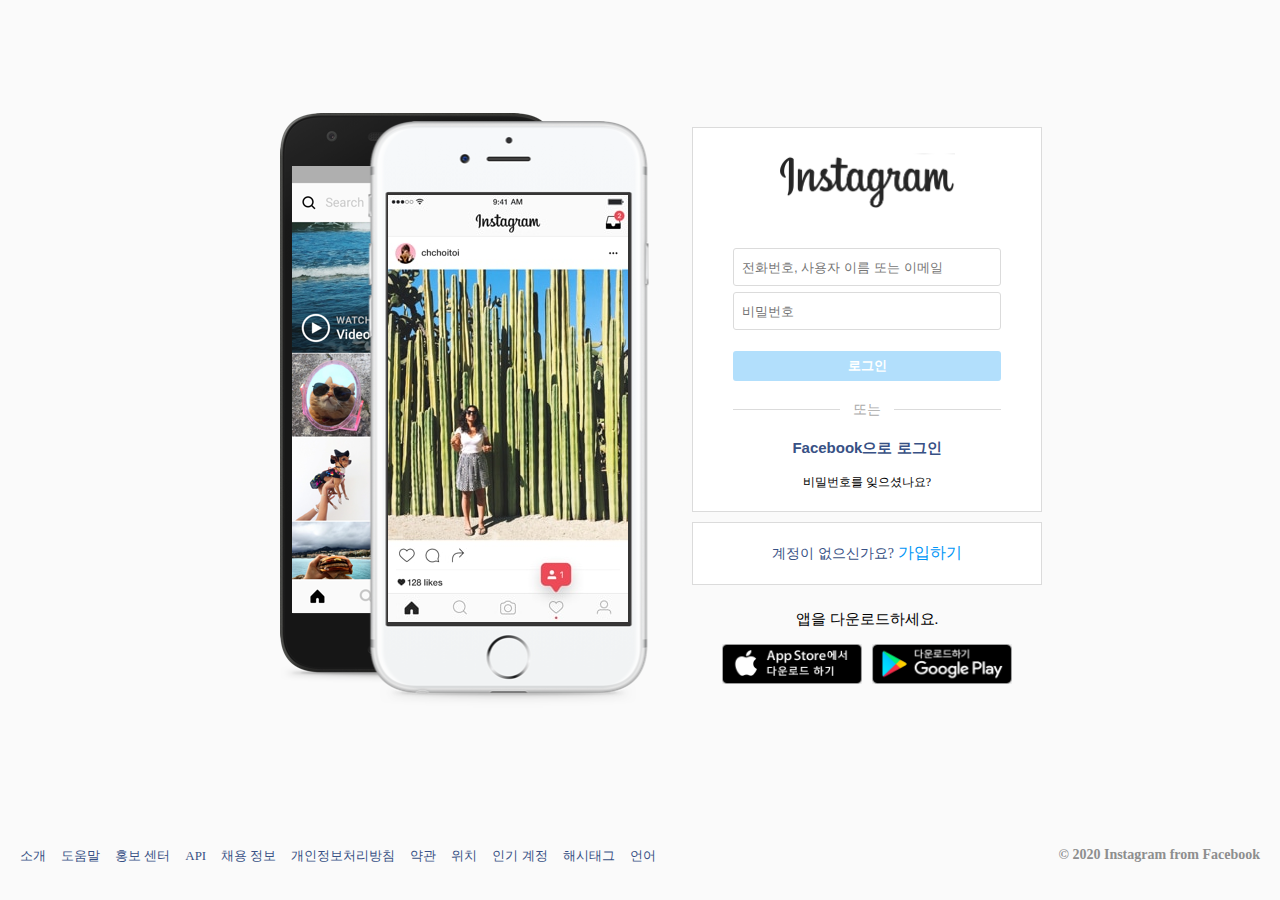
<file: index.html>
<!DOCTYPE html>
<html lang="ko">

<head>
    <meta charset="UTF-8">
    <meta name="viewport" content="width=device-width, initial-scale=1.0">
    <title>Instagram</title>
    <!-- Favicon -->
    <link rel="shortcut icon" href="images/insta.svg">
    <link rel="stylesheet" href="css/style.css">
    <link rel="stylesheet" href="https://pro.fontawesome.com/releases/v5.10.0/css/all.css"
        integrity="sha384-AYmEC3Yw5cVb3ZcuHtOA93w35dYTsvhLPVnYs9eStHfGJvOvKxVfELGroGkvsg+p" crossorigin="anonymous" />
</head>

<body>
    <div class="container">
        <main>
            <section class="login">
                <article class="login__img">
                    <img src="images/img01.jpg" alt="">
                </article>
                <article class="login__form__container">
                    <div class="login__form">
                        <h1><img src="images/logo.png" alt=""></h1>
                        <div class="login__input">
                            <input type="text" name="id" placeholder="전화번호, 사용자 이름 또는 이메일">
                            <input type="password" name="password" id="password" placeholder="비밀번호">
                            <button>로그인</button>
                        </div>
                        <div class="login__horizon">
                            <div class="br"></div>
                            <div class="or">또는</div>
                            <div class="br"></div>
                        </div>
                        <div class="login__facebook">
                            <button>
                                <i class="fab fa-facebook-square"></i>
                                <span>Facebook으로 로그인</span>
                            </button>
                        </div>
                        <a href="#" class="loin__forgetpassword">비밀번호를 잊으셨나요?</a>
                    </div>
                    <div class="login__register">
                        <span>계정이 없으신가요?</span>
                        <a href="./Sign.html">가입하기</a>
                    </div>
                    <div class="login__download">
                        <p>앱을 다운로드하세요.</p>
                        <div class="download__btn">
                            <button><img src="images/appstore.png" alt=""></button>
                            <button><img src="images/google.png" alt=""></button>
                        </div>
                    </div>
                </article>
            </section>
        </main>
        <footer>
            <nav class="footer__menu">
                <ul>
                    <li><a href="#">소개</a></li>
                    <li><a href="#">도움말</a></li>
                    <li><a href="#">홍보 센터</a></li>
                    <li><a href="#">API</a></li>
                    <li><a href="#">채용 정보</a></li>
                    <li><a href="#">개인정보처리방침</a></li>
                    <li><a href="#">약관</a></li>
                    <li><a href="#">위치</a></li>
                    <li><a href="#">인기 계정</a></li>
                    <li><a href="#">해시태그</a></li>
                    <li><span>언어</span></li>
                </ul>
            </nav>
            <span class="footer__copy">© 2020 Instagram from Facebook</span>
        </footer>
    </div>
</body>

</html>
</file>
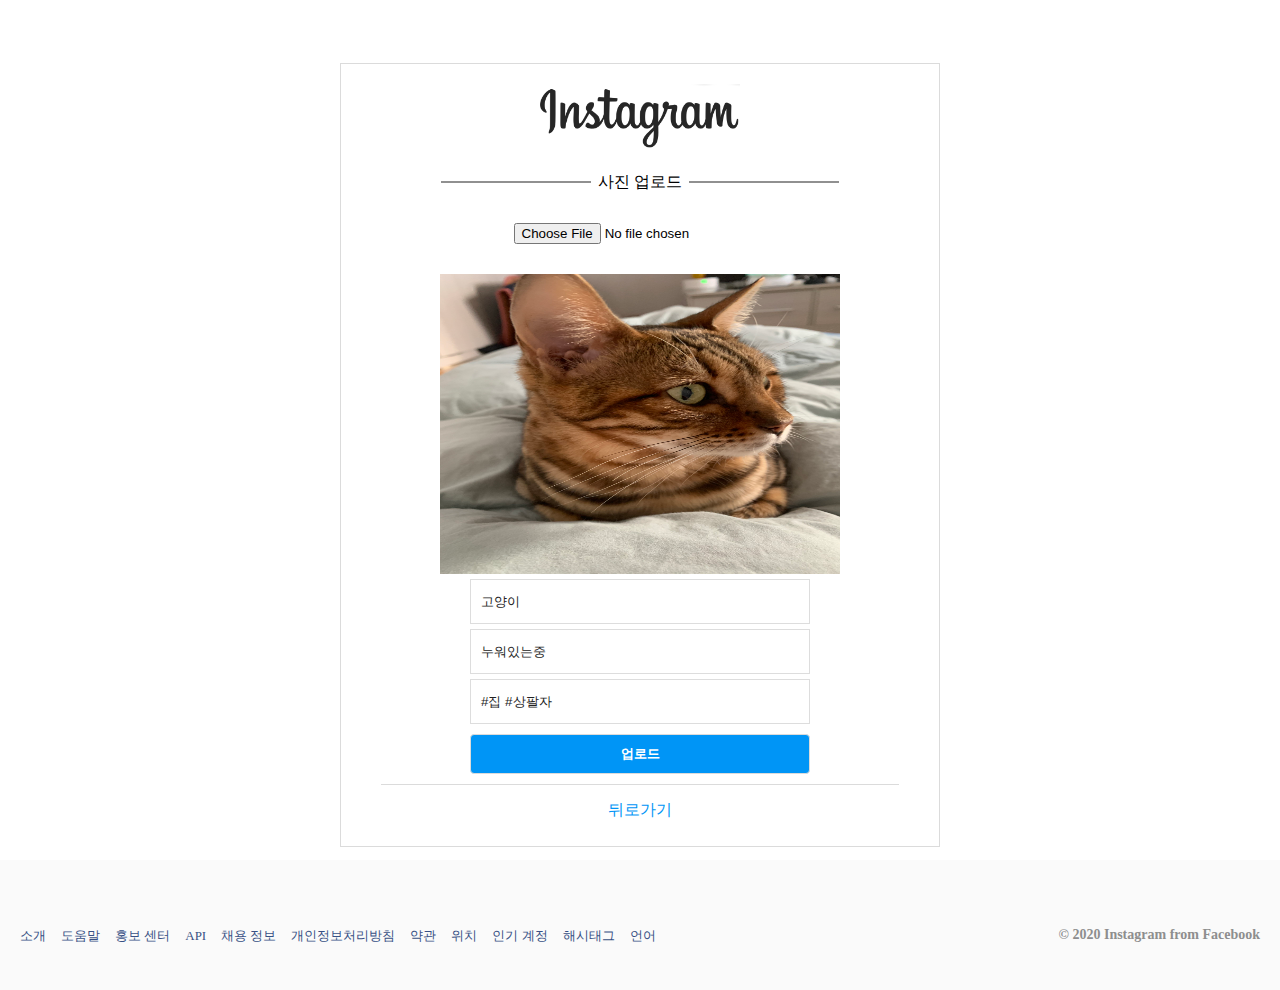
<file: imageUpload.html>
<!DOCTYPE html>
<html lang="ko">

<head>
    <meta charset="UTF-8">
    <meta name="viewport" content="width=device-width, initial-scale=1.0">
    <title>Instagram</title>
    <!-- Favicon -->
    <link rel="shortcut icon" href="images/insta.svg">
    <link rel="stylesheet" href="css/style.css">
    <link rel="stylesheet" href="css/upload.css">
    <link rel="stylesheet" href="https://pro.fontawesome.com/releases/v5.10.0/css/all.css"
        integrity="sha384-AYmEC3Yw5cVb3ZcuHtOA93w35dYTsvhLPVnYs9eStHfGJvOvKxVfELGroGkvsg+p" crossorigin="anonymous" />
</head>

<body>
    <div class="container">
        <main>
            <section class="upload">
                <div class="upload-top">
                    <a href="home.html" class="">
                        <img src="./images/logo.png" alt="">
                    </a>
                    <p>사진 업로드</p>
                </div>
                <div class="upload-form">
                    <input type="file" name="file" id="imageFileOpenInput" accept="image/*">
                    <div class="upload-img">
                        <img src="./images/profile.jpeg" alt="">
                    </div>
                    <div class="upload-form-detail">
                        <input type="text" placeholder="고양이">
                        <input type="text" placeholder="누워있는중">
                        <input type="text" placeholder="#집 #상팔자">
                        <button class="cta blue">업로드</button>
                    </div>
                </div>
                <div class="upload-bottom">
                    <a href="profile.html">뒤로가기</a>
                </div>
            </section>
        </main>
    </div>
    <footer>
        <nav class="footer__menu">
            <ul>
                <li><a href="#">소개</a></li>
                <li><a href="#">도움말</a></li>
                <li><a href="#">홍보 센터</a></li>
                <li><a href="#">API</a></li>
                <li><a href="#">채용 정보</a></li>
                <li><a href="#">개인정보처리방침</a></li>
                <li><a href="#">약관</a></li>
                <li><a href="#">위치</a></li>
                <li><a href="#">인기 계정</a></li>
                <li><a href="#">해시태그</a></li>
                <li><span>언어</span></li>
            </ul>
        </nav>
        <span class="footer__copy">© 2020 Instagram from Facebook</span>
    </footer>
</body>

</html>
</file>
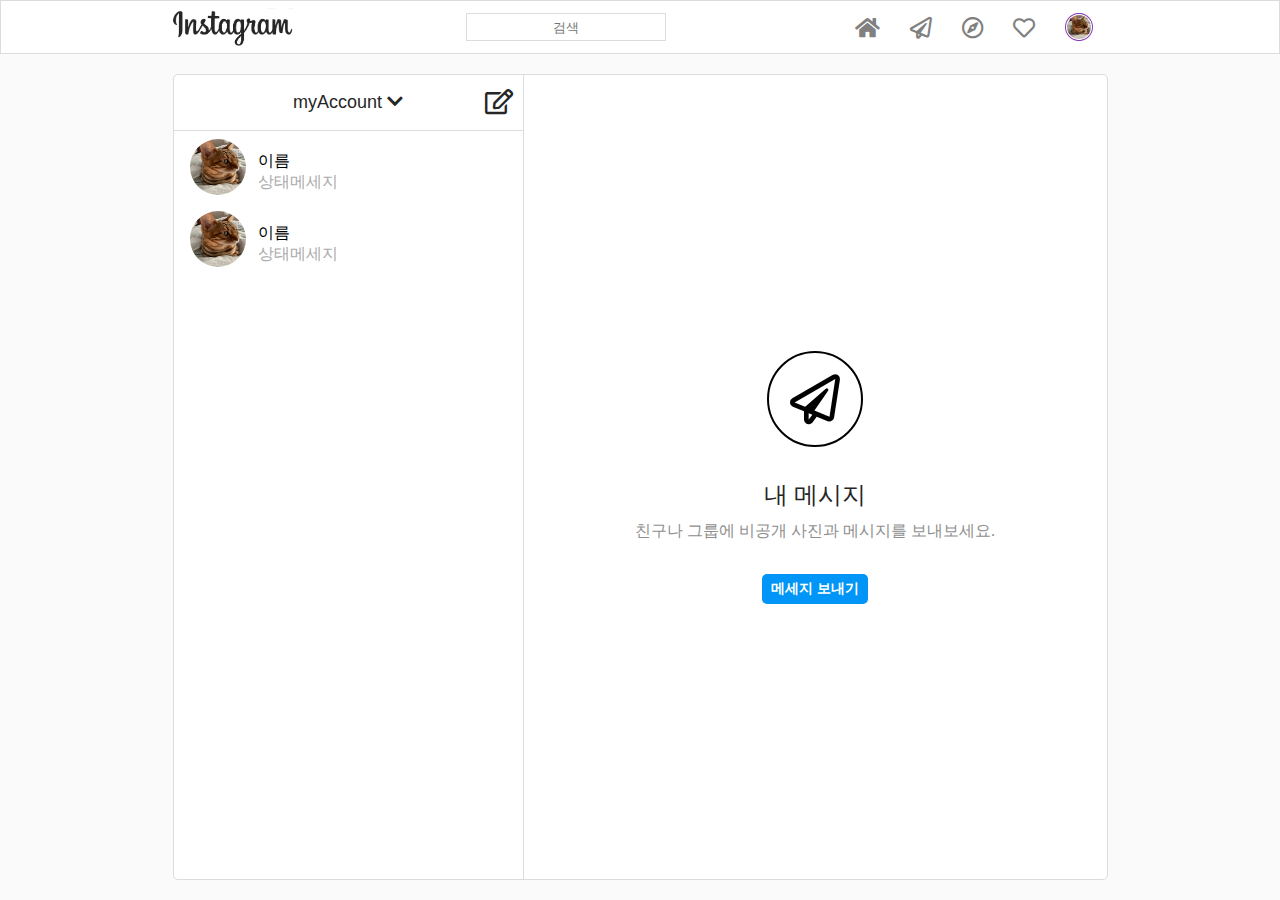
<file: message.html>
<!DOCTYPE html>
<html lang="en">

<head>
    <meta charset="UTF-8">
    <meta name="viewport" content="width=device-width, initial-scale=1.0">
    <title>Document</title>
    <!-- Favicon -->
    <link rel="shortcut icon" href="../img/insta.svg">
    <!-- Style -->
    <link rel="stylesheet" href="css/message.css">
    <!-- Fontawesome -->
    <link rel="stylesheet" href="https://cdnjs.cloudflare.com/ajax/libs/font-awesome/5.8.2/css/all.min.css" />

</head>

<body>
    <header class="header">
        <div class="container">
            <a href="index.html" class="logo"><img src="images/logo.png" alt=""></a>
            <div class="input-search">
                <input type="text" placeholder="검색">
            </div>
            <nav class="navi">
                <ul class="navi-list">
                    <li class="navi-item"><a href="home.html"><i class="fas fa-home"></i></a></li>
                    <li class="navi-item"><a href="message.html"><i class="far fa-paper-plane"></i></a></li>
                    <li class="navi-item"><a href="popular.html"><i class="far fa-compass"></i></a></li>
                    <li class="navi-item"><a href="" id="followBtn"><i class="far fa-heart"></i></a></li>
                    <li class="navi-item"><a href="profile.html"><span class="my-account"><img
                                    src="images/profile.jpeg"><svg viewbox="0 0 110 110">
                                    <circle cx="55" cy="55" r="53" />
                                </svg></span></a></li>
                </ul>
            </nav>
        </div>
    </header>
    <main class="main">
        <section class="message__container">
            <article class="message">
                <div class="message__friendlist">
                    <div class="my__id">
                        <div class="id__btn">
                            <button>myAccount <i class="fas fa-chevron-down"></i></button>
                        </div>
                        <div class="write__btn">
                            <button><i class="far fa-edit"></i></button>
                        </div>
                    </div>
                    <div class="friend__id">
                        <ul class="friend__id__list">
                            <li>
                                <div class="friend__profile"><img src="images/profile.jpeg" alt=""></div>
                                <div class="friend__state">
                                    <p>이름</p>
                                    <p>상태메세지</p>
                                </div>
                            </li>
                            <li>
                                <div class="friend__profile"><img src="images/profile.jpeg" alt=""></div>
                                <div class="friend__state">
                                    <p>이름</p>
                                    <p>상태메세지</p>
                                </div>
                            </li>
                        </ul>
                    </div>
                </div>
                <div class="message__view">
                    <div class="message__list">
                        <div class="start">
                            <div><i class="far fa-paper-plane"></i></div>
                            <h2>내 메시지</h2>
                            <p>친구나 그룹에 비공개 사진과 메시지를 보내보세요.</p>
                            <button>메세지 보내기</button>
                        </div>
                    </div>
                </div>
            </article>
        </section>
    </main>
    <div class="modal-heart">
        <div class="follow">
            <div class="follow__item">
                <div class="follow__img"><img src="images/profile.jpeg" alt=""></div>
                <div class="follow__text">
                    <h2>아이디</h2>
                    <p>님이 회원을 팔로우하기 시작했습니다. <span>2주</span></p>
                </div>
                <div class="follow__btn"><button>팔로우</button></div>
            </div>
            <div class="follow__item">
                <div class="follow__img"><img src="images/profile.jpeg" alt=""></div>
                <div class="follow__text">
                    <h2>아이디</h2>
                    <p>님이 회원을 팔로우하기 시작했습니다. <span>2주</span></p>
                </div>
                <div class="follow__btn"><button>팔로우</button></div>
            </div>
            <div class="follow__item">
                <div class="follow__img"><img src="images/profile.jpeg" alt=""></div>
                <div class="follow__text">
                    <h2>아이디</h2>
                    <p>님이 회원을 팔로우하기 시작했습니다. <span>2주</span></p>
                </div>
                <div class="follow__btn"><button>팔로우</button></div>
            </div>
            <div class="follow__item">
                <div class="follow__img"><img src="images/profile.jpeg" alt=""></div>
                <div class="follow__text">
                    <h2>아이디</h2>
                    <p>님이 회원을 팔로우하기 시작했습니다. <span>2주</span></p>
                </div>
                <div class="follow__btn"><button>팔로우</button></div>
            </div>
            <div class="follow__item">
                <div class="follow__img"><img src="images/profile.jpeg" alt=""></div>
                <div class="follow__text">
                    <h2>아이디</h2>
                    <p>님이 회원을 팔로우하기 시작했습니다. <span>2주</span></p>
                </div>
                <div class="follow__btn"><button>팔로우</button></div>
            </div>
        </div>
    </div>
    <script src="js/follow.js"></script>
</body>

</html>
</file>
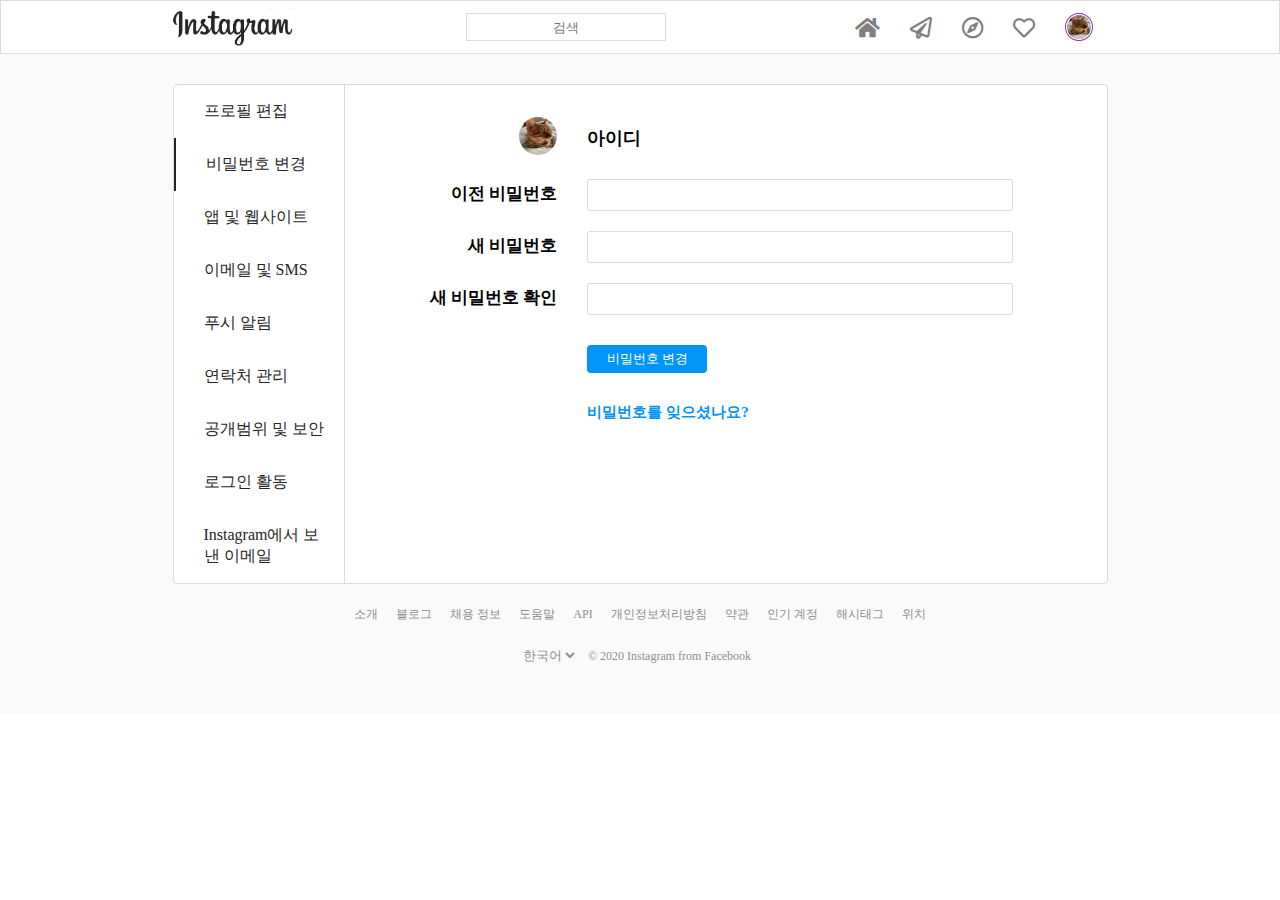
<file: passwordSetting.html>
<!DOCTYPE html>
<html lang="en">

<head>
    <meta charset="UTF-8">
    <meta name="viewport" content="width=device-width, initial-scale=1.0">
    <title>Document</title>
    <!-- Style -->
    <link rel="stylesheet" href="css/pass.css">
    <!-- Fontawesome -->
    <link rel="stylesheet" href="https://cdnjs.cloudflare.com/ajax/libs/font-awesome/5.8.2/css/all.min.css" />

</head>

<body>
    <header class="header">
        <div class="container">
            <a href="index.html" class="logo"><img src="images/logo.png" alt=""></a>
            <div class="input-search">
                <input type="text" placeholder="검색">
            </div>
            <nav class="navi">
                <ul class="navi-list">
                    <li class="navi-item"><a href="home.html"><i class="fas fa-home"></i></a></li>
                    <li class="navi-item"><a href="message.html"><i class="far fa-paper-plane"></i></a></li>
                    <li class="navi-item"><a href="popular.html"><i class="far fa-compass"></i></a></li>
                    <li class="navi-item"><a href="" id="followBtn"><i class="far fa-heart"></i></a></li>
                    <li class="navi-item"><a href="profile.html"><span class="my-account"><img
                                    src="images/profile.jpeg"><svg viewbox="0 0 110 110">
                                    <circle cx="55" cy="55" r="53" />
                                </svg></span></a></li>
                </ul>
            </nav>
        </div>
    </header>
    <main class="main">
        <section class="setting-container">
            <article class="setting__menu">
                <ul>
                    <li><a href="profileSetting.html">프로필 편집</a></li>
                    <li><a href="" class="active">비밀번호 변경</a></li>
                    <li><a href="">앱 및 웹사이트</a></li>
                    <li><a href="">이메일 및 SMS</a></li>
                    <li><a href="">푸시 알림</a></li>
                    <li><a href="">연락처 관리</a></li>
                    <li><a href="">공개범위 및 보안</a></li>
                    <li><a href="">로그인 활동</a></li>
                    <li><a href="">Instagram에서 보낸 이메일</a></li>
                </ul>
            </article>
            <article class="setting__content">
                <div class="content-item__01">
                    <div class="item__img"><img src="images/profile.jpeg" alt=""></div>
                    <div class="item__btn">
                        <h2>아이디</h2>
                    </div>
                </div>
                <div class="content-item__02">
                    <div class="item__title">이전 비밀번호</div>
                    <div class="item__input">
                        <input type="text" name="name" />
                    </div>
                </div>
                <div class="content-item__03">
                    <div class="item__title">새 비밀번호</div>
                    <div class="item__input">
                        <input type="text" name="useName" />
                    </div>
                </div>
                <div class="content-item__04">
                    <div class="item__title">새 비밀번호 확인</div>
                    <div class="item__input">
                        <input type="text" name="website" />
                    </div>
                </div>

                <div class="content-item__05">
                    <div class="item__title"></div>
                    <div class="item__input">
                        <button>비밀번호 변경</button><a href="">비밀번호를 잊으셨나요?</a>
                    </div>
                </div>
            </article>
        </section>
    </main>
    <footer>
        <div class="container">
            <ul>
                <li><a href="#a">소개</a></li>
                <li><a href="#a">블로그</a></li>
                <li><a href="#a">채용 정보</a></li>
                <li><a href="#a">도움말</a></li>
                <li><a href="#a">API</a></li>
                <li><a href="#a">개인정보처리방침</a></li>
                <li><a href="#a">약관</a></li>
                <li><a href="#a">인기 계정</a></li>
                <li><a href="#a">해시태그</a></li>
                <li><a href="#a">위치</a></li>
            </ul>
            <div class="copy">
                <select name="" id="">
                    <option value="">한국어</option>
                </select>
                <p>© 2020 Instagram from Facebook</p>
            </div>
        </div>
    </footer>
    <div class="modal-heart">
        <div class="follow">
            <div class="follow__item">
                <div class="follow__img"><img src="images/profile.jpeg" alt=""></div>
                <div class="follow__text">
                    <h2>아이디</h2>
                    <p>님이 회원을 팔로우하기 시작했습니다. <span>2주</span></p>
                </div>
                <div class="follow__btn"><button>팔로우</button></div>
            </div>
            <div class="follow__item">
                <div class="follow__img"><img src="images/profile.jpeg" alt=""></div>
                <div class="follow__text">
                    <h2>아이디</h2>
                    <p>님이 회원을 팔로우하기 시작했습니다. <span>2주</span></p>
                </div>
                <div class="follow__btn"><button>팔로우</button></div>
            </div>
            <div class="follow__item">
                <div class="follow__img"><img src="images/profile.jpeg" alt=""></div>
                <div class="follow__text">
                    <h2>아이디</h2>
                    <p>님이 회원을 팔로우하기 시작했습니다. <span>2주</span></p>
                </div>
                <div class="follow__btn"><button>팔로우</button></div>
            </div>
            <div class="follow__item">
                <div class="follow__img"><img src="images/profile.jpeg" alt=""></div>
                <div class="follow__text">
                    <h2>아이디</h2>
                    <p>님이 회원을 팔로우하기 시작했습니다. <span>2주</span></p>
                </div>
                <div class="follow__btn"><button>팔로우</button></div>
            </div>
            <div class="follow__item">
                <div class="follow__img"><img src="images/profile.jpeg" alt=""></div>
                <div class="follow__text">
                    <h2>아이디</h2>
                    <p>님이 회원을 팔로우하기 시작했습니다. <span>2주</span></p>
                </div>
                <div class="follow__btn"><button>팔로우</button></div>
            </div>
        </div>
    </div>
    <script src="js/follow.js"></script>
</body>

</html>
</file>
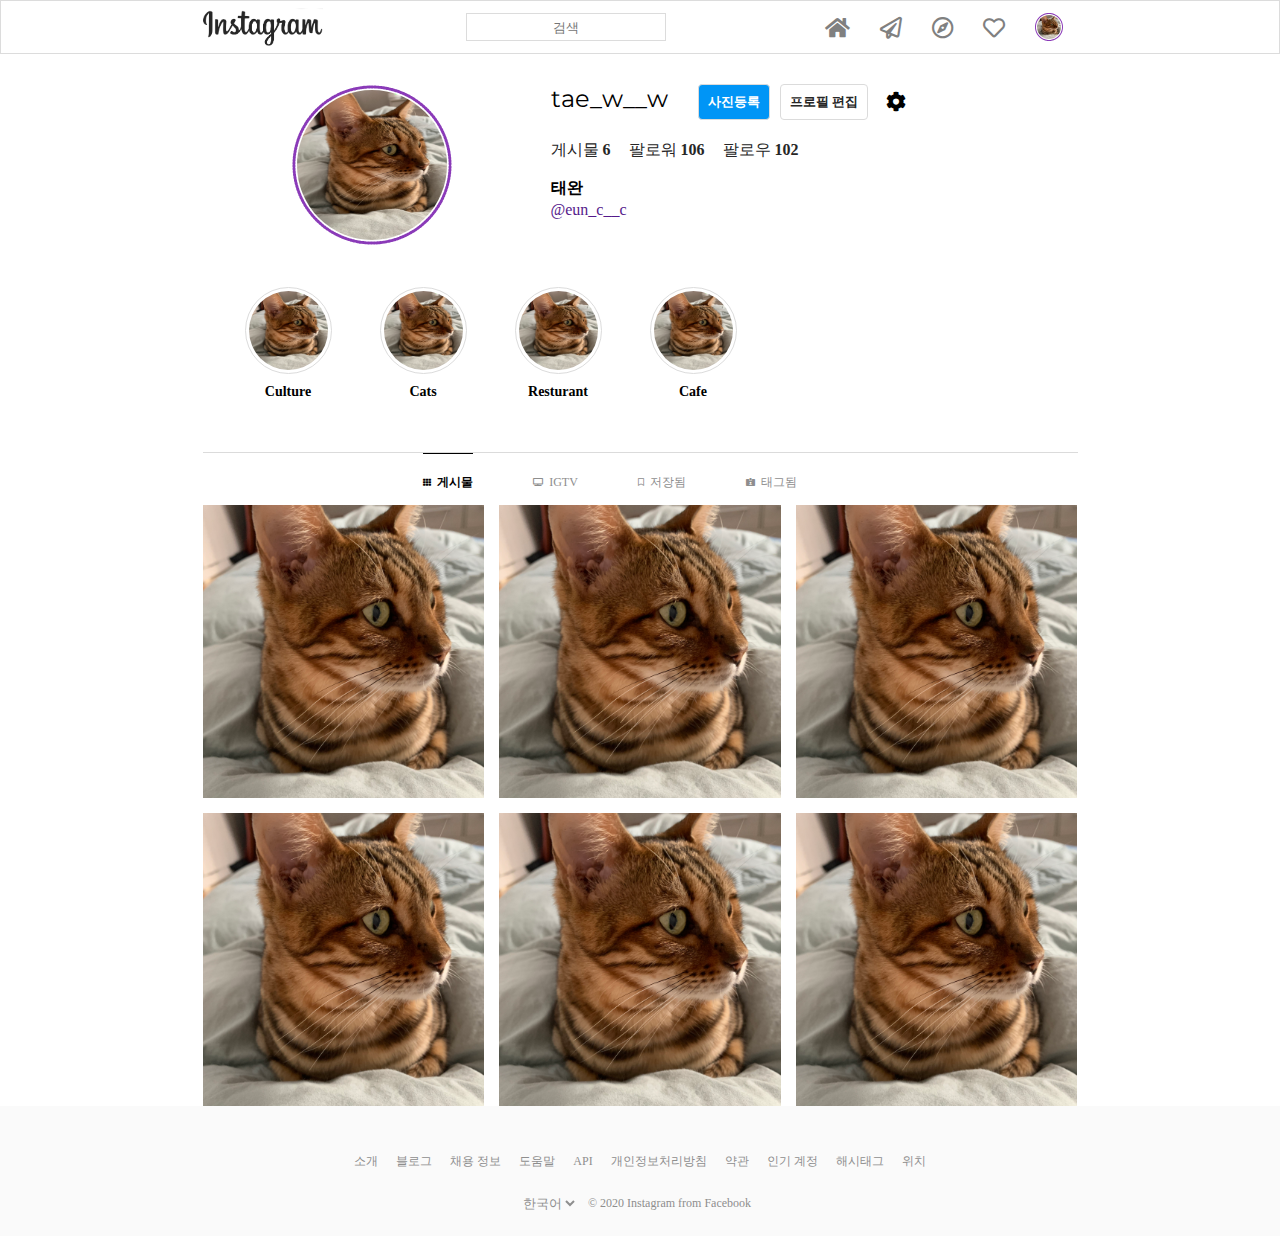
<file: profile.html>
<!DOCTYPE html>
<html lang="en">

<head>
    <meta charset="UTF-8">
    <meta name="viewport" content="width=device-width, initial-scale=1.0">
    <title>Instagram</title>
    <!-- Favicon -->
    <link rel="shortcut icon" href="images/insta.svg">
    <!-- Style -->
    <link rel="stylesheet" href="css/profile.css">
    <!-- Fontawesome -->
    <link rel="stylesheet" href="https://cdnjs.cloudflare.com/ajax/libs/font-awesome/5.8.2/css/all.min.css" />
    <!-- Fonts -->
    <link href="https://fonts.googleapis.com/css2?family=Montserrat:wght@100;200;300;400;500;600;700&display=swap"
        rel="stylesheet">
</head>

<body>

    <header class="header">
        <div class="container">
            <a href="index.html" class="logo"><img src="images/logo.png" alt=""></a>
            <div class="input-search">
                <input type="text" placeholder="검색">
            </div>
            <nav class="navi">
                <ul class="navi-list">
                    <li class="navi-item"><a href="home.html"><i class="fas fa-home"></i></a></li>
                    <li class="navi-item"><a href="message.html"><i class="far fa-paper-plane"></i></a></li>
                    <li class="navi-item"><a href="popular.html"><i class="far fa-compass"></i></a></li>
                    <li class="navi-item"><a href="" id="followBtn"><i class="far fa-heart"></i></a></li>
                    <li class="navi-item"><a href="profile.html"><span class="my-account"><img
                                    src="images/profile.jpeg"><svg viewbox="0 0 110 110">
                                    <circle cx="55" cy="55" r="53" />
                                </svg></span></a></li>
                    <!--22px-->
                </ul>
            </nav>
        </div>
    </header>

    <section class="profile">
        <div class="container">
            <div class="profile-left">
                <div class="profile-img-wrap story-border" onclick="popup('.modal-container2')">
                    <img src="images/profile.jpeg" alt="">
                    <svg viewbox="0 0 110 110">
                        <circle cx="55" cy="55" r="53" />
                    </svg>
                </div>
            </div>
            <div class="profile-right">
                <div class="name-group">
                    <h2>tae_w__w</h2>
                    <button class="cta blue">사진등록</button>
                    <button class="cta" onclick="location.href='profileSetting.html'">프로필 편집</button>
                    <button class="modi" onclick="popup('.modal-container')"><i class="fas fa-cog"></i></button>
                </div>
                <div class="follow">
                    <ul>
                        <li><a href="">게시물<span>6</span></a> </li>
                        <li><a href="" id="followBtn1">팔로워<span>106</span></a> </li>
                        <li><a href="">팔로우<span>102</span></a> </li>
                    </ul>
                </div>
                <div class="state">
                    <h4>태완</h4>
                    <a href="">
                        <p>@eun_c__c</p>
                    </a>
                </div>
            </div>
        </div>
    </section>

    <section class="story">
        <div class="container">
            <div class="story-item">
                <div class="stroy-img">
                    <img src="images/profile.jpeg" alt="">
                </div>
                <div class="story-name">
                    <p>Culture</p>
                </div>
            </div>
            <div class="story-item">
                <div class="stroy-img">
                    <img src="images/profile.jpeg" alt="">
                </div>
                <div class="story-name">
                    <p>Cats</p>
                </div>
            </div>
            <div class="story-item">
                <div class="stroy-img">
                    <img src="images/profile.jpeg" alt="">
                </div>
                <div class="story-name">
                    <p>Resturant</p>
                </div>
            </div>
            <div class="story-item">
                <div class="stroy-img">
                    <img src="images/profile.jpeg" alt="">
                </div>
                <div class="story-name">
                    <p>Cafe</p>
                </div>
            </div>
        </div>
    </section>


    <div class="gallery">
        <div class="container">
            <div class="controller">
                <ul class="con-list">
                    <li class="tab-item tab-border" id="tab-1"><a href="#a"><i
                                class="fas fa-th"></i><span>게시물</span></a></li>
                    <li class="tab-item" id="tab-2"><a href="#a"><i class="fas fa-tv"></i><span>IGTV</span></a></li>
                    <li class="tab-item" id="tab-3"><a href="#a"><i class="far fa-bookmark"></i><span>저장됨</span></a>
                    </li>
                    <li class="tab-item" id="tab-5"><a href="#a"><i class="fas fa-id-card-alt"></i><span>태그됨</span></a>
                    </li>
                </ul>
            </div>
        </div>
    </div>

    <section id="tab-content">
        <div class="container">
            <!--Tab1-->
            <div id="tab-1-content" class="tab-content-item show">
                <div class="tab-1-content-inner">
                    <div class="img-box">
                        <a href=""><img src="images/profile.jpeg" alt=""></a>
                        <div class="comment">
                            <a href="#a" class=""><i class="fas fa-heart"></i><span>36</span></a>
                            <a href="#a" class=""><i class="fas fa-comment"></i><span>10</span></a>
                        </div>
                    </div>
                    <div class="img-box">
                        <a href=""><img src="images/profile.jpeg" alt=""></a>
                        <div class="comment">
                            <a href="#a" class=""><i class="fas fa-heart"></i><span>36</span></a>
                            <a href="#a" class=""><i class="fas fa-comment"></i><span>10</span></a>
                        </div>
                    </div>
                    <div class="img-box">
                        <a href=""><img src="images/profile.jpeg" alt=""></a>
                        <div class="comment">
                            <a href="#a" class=""><i class="fas fa-heart"></i><span>36</span></a>
                            <a href="#a" class=""><i class="fas fa-comment"></i><span>10</span></a>
                        </div>
                    </div>
                    <div class="img-box">
                        <a href=""><img src="images/profile.jpeg" alt=""></a>
                        <div class="comment">
                            <a href="#a" class=""><i class="fas fa-heart"></i><span>36</span></a>
                            <a href="#a" class=""><i class="fas fa-comment"></i><span>10</span></a>
                        </div>
                    </div>
                    <div class="img-box">
                        <a href=""><img src="images/profile.jpeg" alt=""></a>
                        <div class="comment">
                            <a href="#a" class=""><i class="fas fa-heart"></i><span>36</span></a>
                            <a href="#a" class=""><i class="fas fa-comment"></i><span>10</span></a>
                        </div>
                    </div>
                    <div class="img-box">
                        <a href=""><img src="images/profile.jpeg" alt=""></a>
                        <div class="comment">
                            <a href="#a" class=""><i class="fas fa-heart"></i><span>36</span></a>
                            <a href="#a" class=""><i class="fas fa-comment"></i><span>10</span></a>
                        </div>
                    </div>
                </div>
            </div>

            <!-- Tab-2 -->
            <div id="tab-2-content" class="tab-content-item">
                <div class="tab-2-content-inner">
                    <span><i class="fas fa-tv"></i></span>
                    <p>동영상 업로드</p>
                    <b>동영상은 길이가 1~60분 사이여야 합니다.</b>
                    <div>
                        <button class="btn-sky">업로드</button>
                    </div>
                </div>
            </div>

            <!-- Tab3 -->
            <div id="tab-3-content" class="tab-content-item">
                <div class="tab-3-content-inner">
                    <span><i class="far fa-bookmark"></i></span>
                    <p>저장</p>
                    <b>다시 보고 싶은 사진과 동영상을 저장하세요. 콘텐츠를 저장해도 다른 사람에게 알림이 전송되지 않으며, 저장된 콘텐츠는 회원님만 볼 수 있습니다.</b>
                </div>
            </div>

            <!-- Tab4 -->
            <div id="tab-5-content" class="tab-content-item">
                <div class="tab-5-content-inner">
                    <div class="img-box">
                        <a href=""><img src="images/profile.jpeg" alt=""></a>
                        <div class="comment">
                            <a href="#a" class=""><i class="fas fa-heart"></i><span>36</span></a>
                            <a href="#a" class=""><i class="fas fa-comment"></i><span>10</span></a>
                        </div>
                    </div>
                    <div class="img-box">
                        <a href=""><img src="images/profile.jpeg" alt=""></a>
                        <div class="comment">
                            <a href="#a" class=""><i class="fas fa-heart"></i><span>36</span></a>
                            <a href="#a" class=""><i class="fas fa-comment"></i><span>10</span></a>
                        </div>
                    </div>
                </div>
            </div>


        </div>
    </section>


    <footer>
        <div class="container">
            <ul>
                <li><a href="#a">소개</a></li>
                <li><a href="#a">블로그</a></li>
                <li><a href="#a">채용 정보</a></li>
                <li><a href="#a">도움말</a></li>
                <li><a href="#a">API</a></li>
                <li><a href="#a">개인정보처리방침</a></li>
                <li><a href="#a">약관</a></li>
                <li><a href="#a">인기 계정</a></li>
                <li><a href="#a">해시태그</a></li>
                <li><a href="#a">위치</a></li>
            </ul>
            <div class="copy">
                <div class="lang">
                    <select name="" id="">
                        <option value="">한국어</option>
                    </select>
                </div>
                <div class="copy-right">
                    <p>© 2020 Instagram from Facebook</p>
                </div>
            </div>
        </div>
    </footer>

    <div class="modal-container">
        <div class="modal">
            <button>비밀번호 변경</button>
            <button>로그아웃</button>
            <button id="cancel" onclick="closePopup('.modal-container')">취소</button>
        </div>
    </div>

    <div class="modal-container2">
        <div class="modal">
            <p>프로필 사진 바꾸기</p>
            <button>사진 업로드</button>
            <button id="cancel" onclick="closePopup('.modal-container2')">취소</button>
        </div>
    </div>

    <div class="modal-follow">
        <div class="follower">
            <div class="follower-header">
                <span>팔로워</span>
                <button onclick="closeFollow()"><i class="fas fa-times"></i></button>
            </div>
            <div class="follower-list">
                <div class="follower__item">
                    <div class="follower__img"><img src="images/profile.jpeg" alt=""></div>
                    <div class="follower__text">
                        <h2>아이디</h2>
                    </div>
                    <div class="follower__btn"><button onclick="clickFollow()">팔로우</button></div>
                </div>
                <div class="follower__item">
                    <div class="follower__img"><img src="images/profile.jpeg" alt=""></div>
                    <div class="follower__text">
                        <h2>아이디</h2>
                    </div>
                    <div class="follower__btn"><button onclick="clickFollow()">팔로우</button></div>
                </div>
                <div class="follower__item">
                    <div class="follower__img"><img src="images/profile.jpeg" alt=""></div>
                    <div class="follower__text">
                        <h2>아이디</h2>
                    </div>
                    <div class="follower__btn"><button onclick="clickFollow()">팔로우</button></div>
                </div>
                <div class="follower__item">
                    <div class="follower__img"><img src="images/profile.jpeg" alt=""></div>
                    <div class="follower__text">
                        <h2>아이디</h2>
                    </div>
                    <div class="follower__btn"><button onclick="clickFollow()">팔로우</button></div>
                </div>
                <div class="follower__item">
                    <div class="follower__img"><img src="images/profile.jpeg" alt=""></div>
                    <div class="follower__text">
                        <h2>아이디</h2>
                    </div>
                    <div class="follower__btn"><button onclick="clickFollow()">팔로우</button></div>
                </div>
                <div class="follower__item">
                    <div class="follower__img"><img src="images/profile.jpeg" alt=""></div>
                    <div class="follower__text">
                        <h2>아이디</h2>
                    </div>
                    <div class="follower__btn"><button onclick="clickFollow()">팔로우</button></div>
                </div>
                <div class="follower__item">
                    <div class="follower__img"><img src="images/profile.jpeg" alt=""></div>
                    <div class="follower__text">
                        <h2>아이디</h2>
                    </div>
                    <div class="follower__btn"><button onclick="clickFollow()">팔로우</button></div>
                </div>
                <div class="follower__item">
                    <div class="follower__img"><img src="images/profile.jpeg" alt=""></div>
                    <div class="follower__text">
                        <h2>아이디</h2>
                    </div>
                    <div class="follower__btn"><button onclick="clickFollow()">팔로우</button></div>
                </div>

            </div>
        </div>
    </div>

    <div class="modal-heart">
        <div class="follow">
            <div class="follow__item">
                <div class="follow__img"><img src="images/profile.jpeg" alt=""></div>
                <div class="follow__text">
                    <h2>아이디</h2>
                    <p>님이 회원을 팔로우하기 시작했습니다. <span>2주</span></p>
                </div>
                <div class="follow__btn"><button>팔로우</button></div>
            </div>
            <div class="follow__item">
                <div class="follow__img"><img src="images/profile.jpeg" alt=""></div>
                <div class="follow__text">
                    <h2>아이디</h2>
                    <p>님이 회원을 팔로우하기 시작했습니다. <span>2주</span></p>
                </div>
                <div class="follow__btn"><button>팔로우</button></div>
            </div>
            <div class="follow__item">
                <div class="follow__img"><img src="images/profile.jpeg" alt=""></div>
                <div class="follow__text">
                    <h2>아이디</h2>
                    <p>님이 회원을 팔로우하기 시작했습니다. <span>2주</span></p>
                </div>
                <div class="follow__btn"><button>팔로우</button></div>
            </div>
            <div class="follow__item">
                <div class="follow__img"><img src="images/profile.jpeg" alt=""></div>
                <div class="follow__text">
                    <h2>아이디</h2>
                    <p>님이 회원을 팔로우하기 시작했습니다. <span>2주</span></p>
                </div>
                <div class="follow__btn"><button>팔로우</button></div>
            </div>
            <div class="follow__item">
                <div class="follow__img"><img src="images/profile.jpeg" alt=""></div>
                <div class="follow__text">
                    <h2>아이디</h2>
                    <p>님이 회원을 팔로우하기 시작했습니다. <span>2주</span></p>
                </div>
                <div class="follow__btn"><button>팔로우</button></div>
            </div>
        </div>
    </div>

    <script>
        function popup(obj) {
            document.querySelector(obj).style.display = "flex";
        }
        function closePopup(obj) {
            document.querySelector(obj).style.display = "none";
        }
        document.querySelector('.modal-container').addEventListener('click', (e) => {
            if (e.target.tagName === "DIV") {
                document.querySelector('.modal-container').style.display = "none";
            }
        });
        document.querySelector('.modal-container2').addEventListener('click', (e) => {
            if (e.target.tagName === "DIV") {
                document.querySelector('.modal-container2').style.display = "none";
            }
        });
        function clickFollow() {
            let _btn = event.toElement;
            console.log(_btn.textContent);
            if (_btn.textContent === "팔로우") {
                _btn.textContent = "팔로잉";
                _btn.style.backgroundColor = "#fff";
                _btn.style.color = "#000";
                _btn.style.border = "1px solid #ddd";
            } else {
                _btn.textContent = "팔로우";
                _btn.style.backgroundColor = "#0095f6";
                _btn.style.color = "#fff";
                _btn.style.border = "0";
            }
        }
    </script>
    <script defer src="js/profile.js"></script>
    <script src="https://code.jquery.com/jquery-3.5.1.js"></script>
    <script src="js/follow.js"></script>
</body>

</html>
</file>
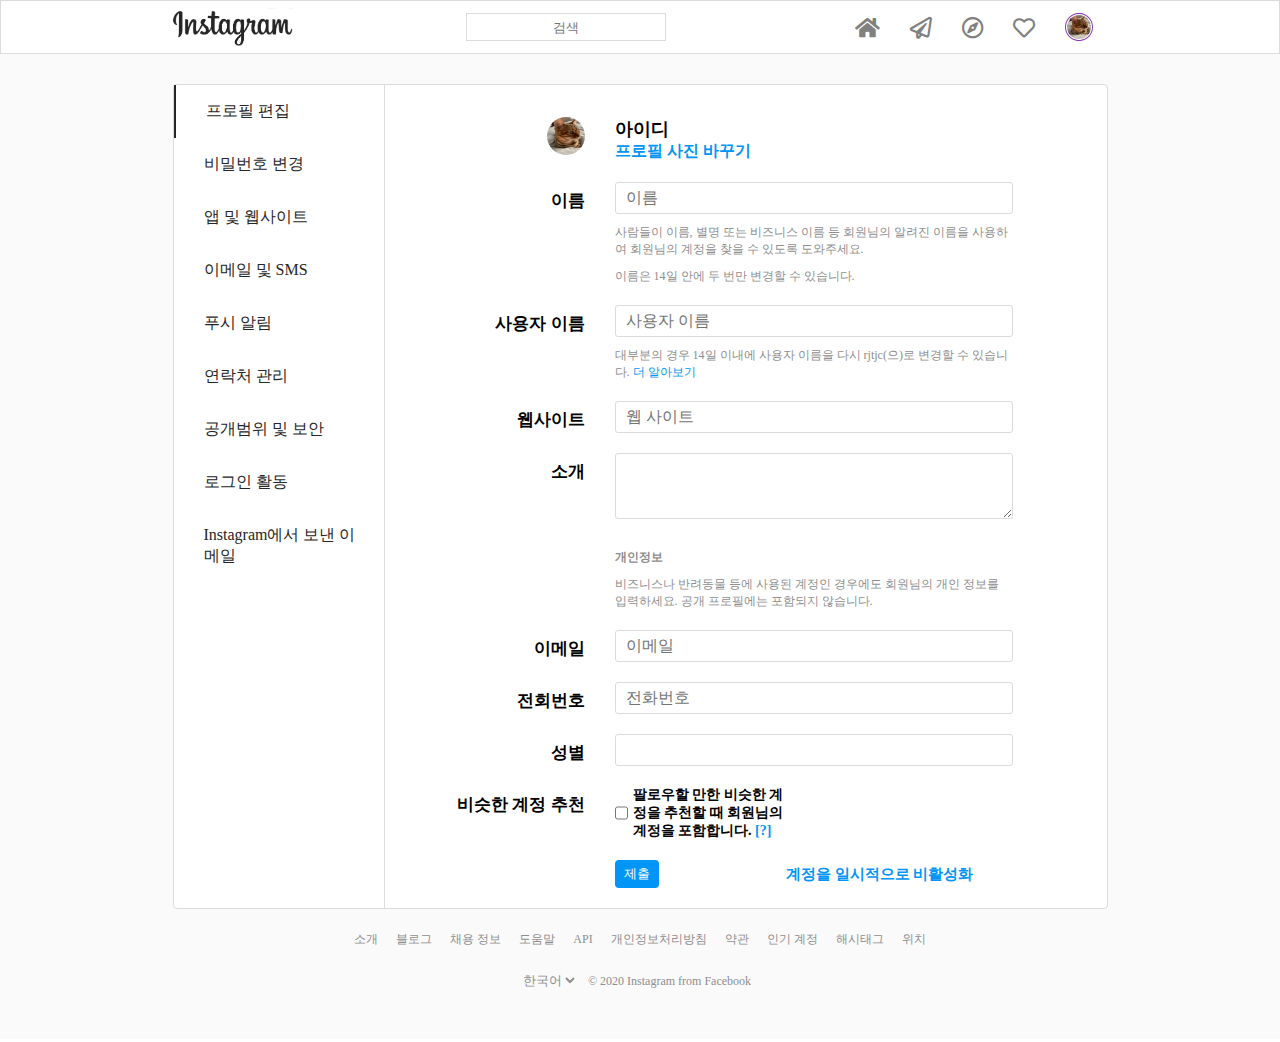
<file: profileSetting.html>
<!DOCTYPE html>
<html lang="en">

<head>
    <meta charset="UTF-8">
    <meta name="viewport" content="width=device-width, initial-scale=1.0">
    <title>Document</title>
    <!-- Favicon -->
    <link rel="shortcut icon" href="../img/insta.svg">
    <!-- Style -->
    <link rel="stylesheet" href="css/profileSetting.css">
    <!-- Fontawesome -->
    <link rel="stylesheet" href="https://cdnjs.cloudflare.com/ajax/libs/font-awesome/5.8.2/css/all.min.css" />

</head>

<body>
    <header class="header">
        <div class="container">
            <a href="index.html" class="logo"><img src="images/logo.png" alt=""></a>
            <div class="input-search">
                <input type="text" placeholder="검색">
            </div>
            <nav class="navi">
                <ul class="navi-list">
                    <li class="navi-item"><a href="home.html"><i class="fas fa-home"></i></a></li>
                    <li class="navi-item"><a href="message.html"><i class="far fa-paper-plane"></i></a></li>
                    <li class="navi-item"><a href="popular.html"><i class="far fa-compass"></i></a></li>
                    <li class="navi-item"><a href="" id="followBtn"><i class="far fa-heart"></i></a></li>
                    <li class="navi-item"><a href="profile.html"><span class="my-account"><img
                                    src="images/profile.jpeg"><svg viewbox="0 0 110 110">
                                    <circle cx="55" cy="55" r="53" />
                                </svg></span></a></li>
                </ul>
            </nav>
        </div>
    </header>
    <main class="main">
        <section class="setting-container">
            <article class="setting__menu">
                <ul>
                    <li><a href="" class="active">프로필 편집</a></li>
                    <li><a href="passwordSetting.html">비밀번호 변경</a></li>
                    <li><a href="">앱 및 웹사이트</a></li>
                    <li><a href="">이메일 및 SMS</a></li>
                    <li><a href="">푸시 알림</a></li>
                    <li><a href="">연락처 관리</a></li>
                    <li><a href="">공개범위 및 보안</a></li>
                    <li><a href="">로그인 활동</a></li>
                    <li><a href="">Instagram에서 보낸 이메일</a></li>
                </ul>
            </article>
            <article class="setting__content">
                <div class="content-item__01">
                    <div class="item__img"><img src="images/profile.jpeg" alt=""></div>
                    <div class="item__btn">
                        <h2>아이디</h2>
                        <button>프로필 사진 바꾸기</button>
                    </div>
                </div>
                <div class="content-item__02">
                    <div class="item__title">이름</div>
                    <div class="item__input">
                        <input type="text" name="name" placeholder="이름" />
                        <span>사람들이 이름, 별명 또는 비즈니스 이름 등 회원님의 알려진 이름을 사용하여 회원님의 계정을 찾을 수 있도록 도와주세요.</span>
                        <span>이름은 14일 안에 두 번만 변경할 수 있습니다.</span>
                    </div>
                </div>
                <div class="content-item__03">
                    <div class="item__title">사용자 이름</div>
                    <div class="item__input">
                        <input type="text" name="useName" placeholder="사용자 이름" />
                        <span>대부분의 경우 14일 이내에 사용자 이름을 다시 rjtjc(으)로 변경할 수 있습니다. <a href="">더 알아보기</a></span>
                    </div>
                </div>
                <div class="content-item__04">
                    <div class="item__title">웹사이트</div>
                    <div class="item__input">
                        <input type="text" name="website" placeholder="웹 사이트" />
                    </div>
                </div>
                <div class="content-item__05">
                    <div class="item__title">소개</div>
                    <div class="item__input">
                        <textarea name="intro" id="" rows="3"></textarea>
                    </div>
                </div>
                <div class="content-item__06">
                    <div class="item__title"></div>
                    <div class="item__input">
                        <span><b>개인정보</b></span>
                        <span>비즈니스나 반려동물 등에 사용된 계정인 경우에도 회원님의 개인 정보를 입력하세요. 공개 프로필에는 포함되지 않습니다.</span>
                    </div>
                </div>
                <div class="content-item__07">
                    <div class="item__title">이메일</div>
                    <div class="item__input">
                        <input type="text" name="email" placeholder="이메일" />
                    </div>
                </div>
                <div class="content-item__08">
                    <div class="item__title">전회번호</div>
                    <div class="item__input">
                        <input type="text" name="tel" placeholder="전화번호" />
                    </div>
                </div>
                <div class="content-item__09">
                    <div class="item__title">성별</div>
                    <div class="item__input">
                        <input type="text" name="gender" />
                    </div>
                </div>
                <div class="content-item__10">
                    <div class="item__title">비슷한 계정 추천</div>
                    <div class="item__input">
                        <input type="checkbox" name="check" />
                        <span>팔로우할 만한 비슷한 계정을 추천할 때 회원님의 계정을 포함합니다. <a href="">[?]</a></span>
                    </div>
                </div>
                <div class="content-item__11">
                    <div class="item__title"></div>
                    <div class="item__input">
                        <button>제출</button><a href="">계정을 일시적으로 비활성화</a>
                    </div>
                </div>
            </article>
        </section>
    </main>
    <footer>
        <div class="container">
            <ul>
                <li><a href="#a">소개</a></li>
                <li><a href="#a">블로그</a></li>
                <li><a href="#a">채용 정보</a></li>
                <li><a href="#a">도움말</a></li>
                <li><a href="#a">API</a></li>
                <li><a href="#a">개인정보처리방침</a></li>
                <li><a href="#a">약관</a></li>
                <li><a href="#a">인기 계정</a></li>
                <li><a href="#a">해시태그</a></li>
                <li><a href="#a">위치</a></li>
            </ul>
            <div class="copy">
                <select name="" id="">
                    <option value="">한국어</option>
                </select>
                <p>© 2020 Instagram from Facebook</p>
            </div>
        </div>
    </footer>
    <div class="modal-heart">
        <div class="follow">
            <div class="follow__item">
                <div class="follow__img"><img src="images/profile.jpeg" alt=""></div>
                <div class="follow__text">
                    <h2>아이디</h2>
                    <p>님이 회원을 팔로우하기 시작했습니다. <span>2주</span></p>
                </div>
                <div class="follow__btn"><button>팔로우</button></div>
            </div>
            <div class="follow__item">
                <div class="follow__img"><img src="images/profile.jpeg" alt=""></div>
                <div class="follow__text">
                    <h2>아이디</h2>
                    <p>님이 회원을 팔로우하기 시작했습니다. <span>2주</span></p>
                </div>
                <div class="follow__btn"><button>팔로우</button></div>
            </div>
            <div class="follow__item">
                <div class="follow__img"><img src="images/profile.jpeg" alt=""></div>
                <div class="follow__text">
                    <h2>아이디</h2>
                    <p>님이 회원을 팔로우하기 시작했습니다. <span>2주</span></p>
                </div>
                <div class="follow__btn"><button>팔로우</button></div>
            </div>
            <div class="follow__item">
                <div class="follow__img"><img src="images/profile.jpeg" alt=""></div>
                <div class="follow__text">
                    <h2>아이디</h2>
                    <p>님이 회원을 팔로우하기 시작했습니다. <span>2주</span></p>
                </div>
                <div class="follow__btn"><button>팔로우</button></div>
            </div>
            <div class="follow__item">
                <div class="follow__img"><img src="images/profile.jpeg" alt=""></div>
                <div class="follow__text">
                    <h2>아이디</h2>
                    <p>님이 회원을 팔로우하기 시작했습니다. <span>2주</span></p>
                </div>
                <div class="follow__btn"><button>팔로우</button></div>
            </div>
        </div>
    </div>
    <script src="js/follow.js"></script>
</body>

</html>
</file>
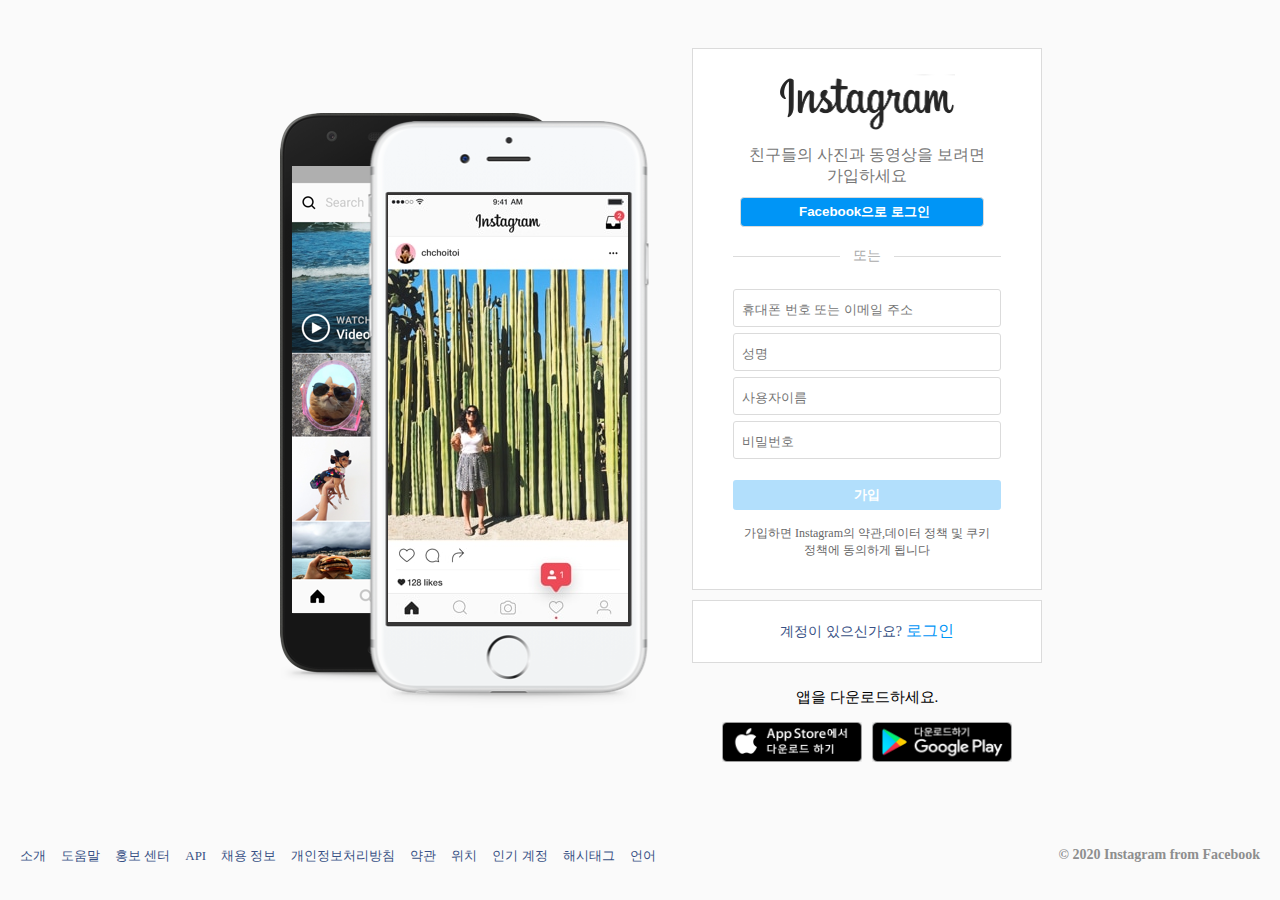
<file: Sign.html>
<!DOCTYPE html>
<html lang="ko">

<head>
    <meta charset="UTF-8">
    <meta name="viewport" content="width=device-width, initial-scale=1.0">
    <title>Instagram</title>
    <!-- Favicon -->
    <link rel="shortcut icon" href="images/insta.svg">
    <link rel="stylesheet" href="css/style.css">
    <link rel="stylesheet" href="https://pro.fontawesome.com/releases/v5.10.0/css/all.css"
        integrity="sha384-AYmEC3Yw5cVb3ZcuHtOA93w35dYTsvhLPVnYs9eStHfGJvOvKxVfELGroGkvsg+p" crossorigin="anonymous" />
</head>

<body>
    <div class="container">
        <main>
            <section class="login">
                <article class="login__img">
                    <img src="images/img01.jpg" alt="">
                </article>
                <article class="login__form__container">
                    <div class="login__form">
                        <h1><img src="images/logo.png" alt=""></h1>
                        <p>친구들의 사진과 동영상을 보려면<br>
                            가입하세요
                        </p>
                        <button class="cta blue"><i class="fab fa-facebook-square"></i>Facebook으로 로그인</button>
                        <div class="login__horizon">
                            <div class="br"></div>
                            <div class="or">또는</div>
                            <div class="br"></div>
                        </div>
                        <div class="login__input">
                            <input type="text" name="id" placeholder="휴대폰 번호 또는 이메일 주소">
                            <input type="password" name="password" id="password" placeholder="성명">
                            <input type="password" name="password" id="password" placeholder="사용자이름">
                            <input type="password" name="password" id="password" placeholder="비밀번호">
                            <button>가입</button>
                        </div>

                        <div class="login__facebook">
                            <p class="sign-detail">
                                가입하면 Instagram의 약관,데이터 정책 및 쿠키<br>
                                정책에 동의하게 됩니다
                            </p>
                        </div>
                    </div>
                    <div class="login__register">
                        <span>계정이 있으신가요?</span>
                        <a href="./index.html">로그인</a>
                    </div>
                    <div class="login__download">
                        <p>앱을 다운로드하세요.</p>
                        <div class="download__btn">
                            <button><img src="images/appstore.png" alt=""></button>
                            <button><img src="images/google.png" alt=""></button>
                        </div>
                    </div>
                </article>
            </section>
        </main>
        <footer>
            <nav class="footer__menu">
                <ul>
                    <li><a href="#">소개</a></li>
                    <li><a href="#">도움말</a></li>
                    <li><a href="#">홍보 센터</a></li>
                    <li><a href="#">API</a></li>
                    <li><a href="#">채용 정보</a></li>
                    <li><a href="#">개인정보처리방침</a></li>
                    <li><a href="#">약관</a></li>
                    <li><a href="#">위치</a></li>
                    <li><a href="#">인기 계정</a></li>
                    <li><a href="#">해시태그</a></li>
                    <li><span>언어</span></li>
                </ul>
            </nav>
            <span class="footer__copy">© 2020 Instagram from Facebook</span>
        </footer>
    </div>
</body>

</html>
</file>
<file: css/style.css>
* {margin:0; padding: 0;box-sizing: border-box;}
.container {width: 100%;min-height: 100%;}
main {height: 90vh; display: flex;justify-content: center;background-color: rgba(var(--b3f,250,250,250),1);}
footer {height: 10vh;background-color: rgba(var(--b3f,250,250,250),1);display: flex;padding:0 20px;justify-content: space-between;align-items: center;flex-wrap: wrap;}
button {cursor: pointer;}
a {text-decoration: none;color:#000;}
.login {width: 100%;max-width: 935px;display: flex;justify-content: center;align-items: center;}

.login__img {position:relative;width: 454px;height:618px;background: url('../images/iphone.png');background-size: 100% 100%;padding-top: 99px;}
.login__img img {width:240px;height: 427px;position: absolute;right:64px;}
.login__form__container {width: 350px;height: 100%;display: flex; flex-direction: column;justify-content: center;}
.login__form, .login__register {padding:10px 0 20px;text-align: center;border: 1px solid rgba(var(--b6a,219,219,219),1);background-color: #fff;}
.login__form h1 {height: 86px;display: flex;align-items: center;justify-content: center;}
.login__form h1 + p{color: #777;}
.login__form h1 img {width: 175px;}
.login__input {display: flex;flex-direction: column;align-items: center;margin-top: 24px;padding:0 40px;}
.login__input input {width:100%;height: 38px;padding:9px 0 7px 8px; border: 1px solid rgba(var(--ca6,219,219,219),1);border-radius: 3px; margin-bottom: 6px;}
.login__input button {border: 0;outline: 0;width:100%;height: 30px;background-color: rgba(var(--d69,0,149,246),.3);color:#fff;margin-top: 15px;font-weight: 700;border-radius: 3px; transition: background .5s;}
.login__input button:hover{background: #0095F6;}
.login__form .cta.blue{width: 70%; margin-top: 10px;}
.login__form .cta.blue i{margin-right: 5px;}
.login__facebook .sign-detail{font-size: 12px; color: #666; margin-bottom: 10px;}

.login__horizon {display: flex;margin-top: 20px;padding:0 40px;align-items: center;}
.login__horizon .br {width: 40%;height:1px;border-top: 1px solid rgba(var(--b6a,219,219,219),1);}

.login__horizon .or {width: 20%; text-align: center;color:#aaa; font-size: 14px;}
.login__facebook {padding: 0 40px;margin-top: 15px;}
.login__facebook button {background-color: #fff;width: 100%;height: 30px; border: 0;font-weight: 600;font-size: 15px;}
.login__facebook button i,span {color:#385185;}

.loin__forgetpassword {display:inline-block;font-size: 12px;margin-top: 10px;}

.login__register {margin-top: 10px;line-height: 60px;padding:0;}
.login__register span {font-size: 14px;font-weight: 200;}

.login__register a {color:#0095f6;}

.login__download {text-align: center;margin-top: 10px;}
.login__download p {padding: 15px 0;font-size: 15px;}
.download__btn {display: flex;justify-content: center;}
.download__btn button {height: 40px;width: 40%;border: 0;outline: 0;}
.download__btn button img {width: 100%;height: 100%;}
.download__btn button:first-child {margin-right: 10px;}

.footer__menu {flex-grow: 1;}
.footer__menu ul {display: flex;flex-wrap: wrap;}
.footer__menu ul li {list-style: none;}
.footer__menu ul li:not(:last-child) {margin-right: 15px;}
.footer__menu ul li a {font-size: 13px;color:#385185}
.footer__menu ul li span {font-size: 13px;color:#385185;}
.footer__copy {color:rgba(var(--f52,142,142,142),1);font-weight: 700;font-size: 14px;}

.cta{margin-right: 10px; padding: 5px 9px; border: 1px solid rgba(var(--ca6,219,219,219),1); border-radius: 4px; color: #262626; font-weight: bold; background: transparent;}
.cta.blue{background: #0095F6 !important; color: #fff !important;}

@media screen and (max-width: 820px) { 
    .login__img {display: none;}
    
}
</file>
<file: css/upload.css>
@import 'header.css';
@import 'footer.css';

/* Fonts */
@font-face{ font-family:is; src:url(../fonts/billabong.ttf);}

/* common */
*{margin: 0; padding: 0; box-sizing: border-box; text-decoration: none; list-style: none; outline: none;} 
button{cursor: pointer;}
.container{display: flex; justify-content: center; align-items: center; width: 935px; margin: 0 auto; height: 100%; padding: 0 30px;}
main{background: #fff; display: flex; justify-content: center; align-items: center; margin-top: 50px;}
.upload{width: 600px; display: flex; flex-direction: column; padding: 10px 40px; border: 1px solid #dbdbdb;}
.upload .upload-top{text-align: center;}
.upload .upload-top img{width: 200px; margin:10px 0 20px;}
.upload .upload-top p{text-align: center; position: relative;}
.upload .upload-top p::before{content:''; position: absolute; left: 60px; top: 50%; transform: translateY(-50%); width: 150px; height: 1px; background: #222;}
.upload .upload-top p::after{content:''; position: absolute; right: 60px; top: 50%; transform: translateY(-50%); width: 150px; height: 1px; background: #222;}
.upload .upload-form{display: flex;flex-direction: column; align-items: center;}
.upload .upload-form input[type=file]{ margin: 30px 0; text-align: left;}
.upload .upload-form .upload-img{width: 400px; height: 300px; margin-bottom: 5px;}
.upload .upload-form .upload-img img{width: 100%; height: 100%;}
.upload .upload-form .upload-form-detail{display: flex; flex-direction: column; align-items: center;}
.upload .upload-form .upload-form-detail input,
.upload .upload-form .upload-form-detail button{width: 340px;}
.upload .upload-form .upload-form-detail input{text-indent: 10px; height: 45px; margin-bottom: 5px; border: 1px solid #ddd;}
.upload .upload-form .upload-form-detail input::placeholder{color: #222;}
.upload .upload-form .upload-form-detail button{height: 40px; margin: 5px 0 10px 0;}
.upload .upload-bottom{text-align: center;}
.upload .upload-bottom a{display: block;padding: 15px 0; border-top: 1px solid #dbdbdb; color: #0095F6;}
</file>
<file: css/message.css>
@import 'header.css';

.main {height: 100vh;padding-top:54px;background-color: #fafafa;}
.main .message__container {padding: 20px;width:100%;height: 100%;display: flex;align-items: center;justify-content: center;}
.main .message__container .message {width:100%;max-width:935px;display: flex;height: 100%; border:1px solid gainsboro;border-radius: 5px; background-color: #fff;}
.main .message__container .message .message__friendlist {width: 350px;height: 100%;border-right: 1px solid gainsboro;display: flex;flex-direction: column;}
.main .message__container .message .message__friendlist .my__id {height: 60px;border-bottom: 1px solid gainsboro;display: flex;align-items: center;justify-content: center; position: relative;}
.main .message__container .message .message__friendlist .my__id button {background-color: transparent; border: 0;font-size: 18px;cursor: pointer;padding: 10px;color:#262626;}
.main .message__container .message .message__friendlist .my__id .write__btn {position: absolute; right: 0px;}
.main .message__container .message .message__friendlist .my__id .write__btn button {font-size: 25px;}
.main .message__container .message .message__friendlist .friend__id {height: 100%;overflow: hidden auto;} 
.main .message__container .message .message__friendlist .friend__id .friend__id__list {display: flex;flex-direction: column;}
.main .message__container .message .message__friendlist .friend__id .friend__id__list li {height: 72px;display: flex;padding:8px 16px;}
.friend__id .friend__id__list li .friend__profile {width: 56px;}
.friend__id .friend__id__list li .friend__profile img {width: 56px; height: 56px;border-radius: 50%;}
.friend__id .friend__id__list li .friend__state {flex: 1;padding: 12px 0 8px 12px;}
.friend__id .friend__id__list li .friend__state p:last-child {color:#aaa}
.main .message__container .message .message__view {flex:1;height: 100%;}
.main .message__container .message .message__view .message__list {height: 100%;}
.main .message__container .message .message__view .message__list .start { height: 100%;display: flex;align-items: center;justify-content: center;flex-direction: column;}
.message__list .start div {width: 96px;height: 96px;border-radius: 50%;border: 2px solid black;display: flex;align-items: center;justify-content: center;}
.message__list .start div i {font-size: 50px;}
.message__list .start h2 {margin-top: 32px;color:#262626;font-weight: 500;}
.message__list .start h2 {margin-top: 32px;color:#262626;font-weight: 500;}
.message__list .start p {margin-top: 10px;color:#8e8e8e;}
.message__list .start button {margin-top: 32px;color:#262626;font-size:14px;font-weight: 600;background-color: #0095f6;border: 0;padding:5px 9px;color:#fff;border-radius: 5px;height: 30px;}


@media screen and (max-width: 935px) {
    .container{width: 100%;}

    .main .message__container {padding: 0;}
    .main .message__container .message {border: 0;}
    .main .message__container .message .message__friendlist {max-width: 300px;}
    .main .message__container .message .message__view {width: 100%;}
}
</file>
<file: css/pass.css>
@import 'header.css';
@import 'footer.css';

.main {padding-top: 54px;background-color: #fafafa;}
ul li a {color:#262626;}
.setting-container {background-color: #fff;}
.setting-container .setting__menu ul li a.active {border-left: 2px solid #262626;}
.setting-container {width: 935px;margin: 0 auto;border: 1px solid gainsboro;margin-top: 30px;display: flex;border-radius: 4px;}
.setting-container .setting__menu {width: 237px;}
.setting-container .setting__menu ul li a {display:inline-block;padding:16px 16px 16px 30px;}
.setting-container .setting__content {border-left: 1px solid gainsboro;display: flex;flex-direction: column;padding-top: 32px;margin-right: 10%;width: 100%;}
.setting-container .setting__content > div {display: flex; margin-bottom: 20px;}
.setting-container .setting__content .content-item__01 .item__img {flex:2;text-align: right; padding-right: 30px;}
.setting-container .setting__content .content-item__01 .item__img img{width: 38px;height: 38px;border-radius: 50%;}
.setting-container .setting__content .content-item__01 .item__btn {flex:4;display: flex;align-items: center;}
.setting-container .setting__content .content-item__01 .item__btn h2{font-size: 18px;}
.setting-container .setting__content div .item__title {flex:2;padding-right: 30px;text-align: right;font-size: 17px;font-weight: 600;padding-top: 3px;}
.setting-container .setting__content div .item__input {flex:4;display: flex;flex-direction: column;}
.setting-container .setting__content div .item__input input {border:1px solid #dbdbdb;height: 32px;padding : 0 10px;border-radius: 3px;font-size: 16px;}
.setting-container .setting__content div .item__input textarea {border:1px solid #dbdbdb;padding : 5px 10px;border-radius: 3px;font-size: 16px;}
.setting-container .setting__content div .item__input span {color:#8e8e8e; font-size: 12px; padding-top:10px;}
.setting-container .setting__content div .item__input span a {color:#0095f6; }
.setting-container .setting__content .content-item__05 .item__input {display: flex;flex-direction: column;align-items: left;}
.setting-container .setting__content .content-item__05 .item__input span {width: 160px;color:#000; font-size: 14px;font-weight: 600;margin-left: 5px;padding:0;}
.setting-container .setting__content .content-item__05 .item__input button {border:0; background-color: #0095f6;padding:5px 9px;border-radius: 4px;color:#fff;cursor: pointer;width:120px;margin-top: 10px;}
.setting-container .setting__content .content-item__05 .item__input a {color:#0095f6;font-size: 15px;font-weight: 600;margin-right: 10%;margin-top: 30px;}

@media screen and (max-width: 935px) {
    .setting-container{width: 100%;}
    .setting-container .setting__menu {display: none;}
    .setting-container .setting__content {padding-left: 20px;}
    .setting-container .setting__content > div:not(:first-child) {flex-direction: column;}
    .setting-container .setting__content div .item__title {text-align: left;margin-bottom: 5px;padding-left: 5px;}

    .setting-container .setting__content .content-item__01 .item__img {flex:1;text-align: left;padding:0;}
    .setting-container .setting__content .content-item__01 .item__btn {flex:4;}
}
</file>
<file: css/profile.css>
@import 'header.css';
@import 'footer.css';

/* Fonts */
@font-face{ font-family:is; src:url(../fonts/billabong.ttf);}

/* common */
*{margin: 0; padding: 0; box-sizing: border-box; text-decoration: none; list-style: none; outline: none;} 
button{cursor: pointer;}
.container{display: flex; justify-content: space-between; align-items: center; width: 935px; margin: 0 auto; height: 100%; padding: 0 30px;}

/* Profile */
.profile{height: 180px; display: flex; margin: 54px 0 44px;}
.profile > .container{padding: 30px 20px 0;}
.profile .profile-left,
.profile .profile-right{height: 100%;}
.profile .profile-left{flex-basis: 40%; display: flex; justify-content: center;}
.profile .profile-right{flex-basis: 60%;}
.profile .profile-left .profile-img-wrap{width: 162px; height: 162px; padding: 6px; border-radius: 50%; position: relative; cursor: pointer;}
.profile .profile-left .profile-img-wrap img{width: 100%; height: 100%; border-radius: 50%;}
.profile .profile-right .name-group{display: flex; margin-bottom: 20px;}
.profile .profile-right .name-group h2{font-weight: normal; font-family: 'Montserrat', sans-serif; margin-right: 30px;}
.profile .profile-right .name-group .cta{margin-right: 10px; padding: 5px 9px; border: 1px solid rgba(var(--ca6,219,219,219),1); border-radius: 4px; color: #262626; font-weight: bold; background: transparent;}
.profile .profile-right .name-group .modi{border: none; background: none;}
.profile .profile-right .name-group .modi i{font-size: 20px; padding: 8px;}
.profile .profile-right .follow{height: 18px; margin-bottom: 20px;}
.profile .profile-right .follow ul{display: flex;}
.profile .profile-right .follow ul li{margin-right: 18px;}
.profile .profile-right .follow ul li a{font-size: 16px; color: #262626;}
.profile .profile-right .follow ul li a span{font-weight: bold; margin-left: 4px;}
.profile .profile-right .state h4{margin-bottom: 2px;}

/* story */
.story{height: 130px; margin-bottom: 44px;}
.story .container{padding: 0 48px; display: flex; justify-content: flex-start;}
.story .container .story-item{display: flex; flex-direction: column; align-items: center; margin: 0 24px; cursor: pointer;}
.story .container .story-item .stroy-img{width: 87px; height: 87px; padding: 3px; border: 1px solid gainsboro; border-radius: 50%;}
.story .container .story-item .stroy-img img{width: 100%; height: 100%; border-radius: 50%;}
.story .container .story-item .story-name{padding-top: 10px;}
.story .container .story-item .story-name p{font-size: 14px; font-weight: bold;}

/* Tab-controller */
.gallery .container .controller{height: 53px; width: 100%; border-top: 1px solid #dbdbdb;}
.gallery .container .controller .con-list .tab-item{margin-right: 60px; height: 100%; line-height: 53px;}
.gallery .container .controller .con-list{height: 100%; display: flex; justify-content: center; align-items: center;}
.gallery .container .controller .con-list a{color: rgba(var(--f52,142,142,142),1); display: inline-block; height: 100%;}
.gallery .container .controller .con-list i{font-size: 8px; margin-right: 6px; vertical-align: 1px;}
.gallery .container .controller .con-list span{font-size: 12px;}

/* Tab-content 1*/
#tab-content #tab-1-content {width: 100%;}
#tab-content #tab-1-content .tab-1-content-inner{display: grid; grid-template-columns: repeat(3,1fr); grid-gap: 15px;}
#tab-content #tab-1-content .tab-1-content-inner .img-box{position: relative;  height: 293px;}
#tab-content #tab-1-content .tab-1-content-inner .img-box img{width: 100%; height: 100%; object-fit: cover;}
#tab-content #tab-1-content .tab-1-content-inner .img-box .comment{position: absolute; left: 50%; top: 50%; width: 100%; height: 100%; transform: translate(-50%,-50%); display: flex; justify-content: center; align-items: center; cursor: pointer; opacity: 0;}
#tab-content #tab-1-content .tab-1-content-inner .img-box:hover .comment{background: rgba(0,0,0,.6); opacity: 1;}
#tab-content #tab-1-content .tab-1-content-inner .img-box .comment a{color: #fff; margin-right: 20px;}
#tab-content #tab-1-content .tab-1-content-inner .img-box .comment a i{margin-right: 5px;}

/* Tab-content 2*/
#tab-2-content{width: 100%; height: 310px; position: relative;}
#tab-2-content .tab-2-content-inner{position: absolute; left: 50%; top: 50%; width: 400px; height: 206px; transform: translate(-50%,-50%); text-align: center; padding: 0 44px;}
#tab-2-content .tab-2-content-inner span{display: inline-block; width: 62px; height: 62px; border-radius: 50%; border: 1px solid #8e8e8e; margin-bottom: 20px;}
#tab-2-content .tab-2-content-inner span i{line-height: 62px; font-size: 25px;}
#tab-2-content .tab-2-content-inner p{font-size: 28px; color: #262626; margin-bottom: 10px;}
#tab-2-content .tab-2-content-inner b{ font-size: 14px; font-weight: normal;}
#tab-2-content .tab-2-content-inner div{margin-top: 20px;}
#tab-2-content .tab-2-content-inner .btn-sky{display: inline-block; background: #0095F6; border: none; color: #fff; padding: 0 16px; font-size: 14px; line-height: 30px; border-radius: 4px;}

/* Tab-content 3*/
#tab-3-content{width: 100%; height: 310px; position: relative;}
#tab-3-content .tab-3-content-inner{position: absolute; left: 50%; top: 50%; width: 410px; height: 206px; transform: translate(-50%,-50%); text-align: center; padding: 0 44px;}
#tab-3-content .tab-3-content-inner span{display: inline-block; width: 62px; height: 62px; border-radius: 50%; border: 1px solid #8e8e8e; margin-bottom: 20px;}
#tab-3-content .tab-3-content-inner span i{line-height: 62px; font-size: 25px;}
#tab-3-content .tab-3-content-inner p{font-size: 28px; color: #262626; margin-bottom: 10px;}
#tab-3-content .tab-3-content-inner b{font-size: 14px; font-weight: normal;}

/* Tab-content 4*/
#tab-5-content {width: 100%;}
#tab-5-content .tab-5-content-inner{display: grid; grid-template-columns: repeat(3,1fr); grid-gap: 15px;}
#tab-5-content .tab-5-content-inner .img-box{position: relative;  height: 293px;}
#tab-5-content .tab-5-content-inner .img-box img{width: 100%; height: 100%; object-fit: cover;}
#tab-5-content .tab-5-content-inner .img-box .comment{position: absolute; left: 50%; top: 50%; width: 100%; height: 100%; transform: translate(-50%,-50%); display: flex; justify-content: center; align-items: center; cursor: pointer; opacity: 0;}
#tab-5-content .tab-5-content-inner .img-box:hover .comment{background: rgba(0,0,0,.6); opacity: 1;}
#tab-5-content .tab-5-content-inner .img-box .comment a{color: #fff; margin-right: 20px;}
#tab-5-content .tab-5-content-inner .img-box .comment a i{margin-right: 5px;}
 
/* Sub2 */
.popular{width: 100%;}
.popular .container{flex-direction: column;}
.popular .container .popular-gallery{display: grid; grid-template-columns: repeat(3,1fr); grid-gap: 30px; margin-bottom: 30px;}
.popular .container .popular-gallery.popular-top .p-img-box{width: 100%; min-height: 292px;}
.popular .container .popular-gallery.popular-top .p-img-box:nth-child(2){grid-column: 2/4; grid-row: 1/3;}
.popular .container .popular-gallery .p-img-box{width: 292px; min-height: 292px;}
.popular .container .popular-gallery .p-img-box img{display: block; width: 100%; height: 100%;}

/* Event */
#tab-1-content,
#tab-2-content,
#tab-3-content,
#tab-5-content{display: none;}
.show{display: block !important;}
.tab-item{border-top: 1px solid transparent;}
.tab-border{border-top: 1px solid #000;}
.tab-border a i,
.tab-border a span{color: #000; font-weight: bold;}
.story-border svg {
    position: absolute; left: 0; top: 0;
    fill:none;
    stroke:#8a3ab8;
    stroke-width:2px;
    stroke-dasharray:1;
    stroke-dashoffset:1;
    stroke-linecap:round;
    animation:loading 4500ms ease-in-out infinite alternate;
  }
  .modal-container .modal button:first-child,.modal button:nth-child(2) {color:#222;font-weight: 600;}
  
.modal-container2 {position:fixed;top:0;left:0;width: 100%;height: 100%;background-color: rgba(0, 0, 0, .3);display: none;align-items: center;justify-content: center;}
.modal-container2 .modal {width: 400px;background-color: #fff;border-radius: 10px;display: flex;flex-direction: column;}
.modal-container2 .modal button {border: 0;background-color: transparent;height: 48px;cursor: pointer;}
.modal-container2 .modal p{line-height: 50px; text-align: center; border-bottom: 1px solid #ddd; font-weight: bold; color: #222; font-size: 18px;}
.modal-container2 .modal button:nth-child(2) { font-weight: 600; color: #0095F6;}
.modal-container2 .modal button:not(:last-child) {border-bottom: 1px solid #dbdbdb;}

.cta.blue{background: #0095F6 !important; color: #fff !important;}

/* Animation */
  @keyframes loading {
    100% {
      stroke:#cd476b;
      
      transform:rotate(200deg);
    }
  }
  
/* Media */
@media screen and (max-width: 935px) {
    .container{width: 100%;}
}
</file>
<file: css/profileSetting.css>
@import 'header.css';
@import 'footer.css';

.main {padding-top: 54px;background-color: #fafafa;}
ul li a {color:#262626;}
.setting-container {background-color: #fff;}
.setting-container .setting__menu ul li a.active {border-left: 2px solid #262626;}
.setting-container {width: 935px;margin: 0 auto;border: 1px solid gainsboro;margin-top: 30px;display: flex;border-radius: 4px;}
.setting-container .setting__menu {width: 237px;}
.setting-container .setting__menu ul li a {display:inline-block;padding:16px 16px 16px 30px;}
.setting-container .setting__content {border-left: 1px solid gainsboro;display: flex;flex-direction: column;padding-top: 32px;margin-right: 10%;}
.setting-container .setting__content > div {display: flex; margin-bottom: 20px;}
.setting-container .setting__content .content-item__01 .item__img {flex:2;text-align: right; padding-right: 30px;}
.setting-container .setting__content .content-item__01 .item__btn {flex:4;}
.setting-container .setting__content .content-item__01 .item__btn h2{font-size: 18px;}
.setting-container .setting__content .content-item__01 .item__btn button {background-color: transparent; border: 0;color:#0095f6;font-weight: 600;font-size: 16px;cursor: pointer;}
.setting-container .setting__content div .item__title {flex:2;padding-right: 30px;text-align: right;font-size: 17px;font-weight: 600;padding-top: 7px;}
.setting-container .setting__content div .item__input {flex:4;display: flex;flex-direction: column;}
.setting-container .setting__content div .item__input input {border:1px solid #dbdbdb;height: 32px;padding : 0 10px;border-radius: 3px;font-size: 16px;}
.setting-container .setting__content div .item__input textarea {border:1px solid #dbdbdb;padding : 5px 10px;border-radius: 3px;font-size: 16px;}
.setting-container .setting__content div .item__input span {color:#8e8e8e; font-size: 12px; padding-top:10px;}
.setting-container .setting__content div .item__input span a {color:#0095f6; }
.setting-container .setting__content .content-item__01 .item__img img{width: 38px;height: 38px;border-radius: 50%;}
.setting-container .setting__content .content-item__10 .item__input {display: flex;flex-direction: row;align-items: center;}
.setting-container .setting__content .content-item__10 .item__input span {width: 160px;color:#000; font-size: 14px;font-weight: 600;margin-left: 5px;padding:0;}
.setting-container .setting__content .content-item__11 .item__input {display: flex;flex-direction: row;align-items: center;justify-content: space-between;}
.setting-container .setting__content .content-item__11 .item__input button {border:0; background-color: #0095f6;padding:5px 9px;border-radius: 4px;color:#fff;cursor: pointer;}
.setting-container .setting__content .content-item__11 .item__input a {color:#0095f6;font-size: 15px;font-weight: 600;margin-right: 10%;}

@media screen and (max-width: 935px) {
    .setting-container{width: 100%;}
    .setting-container .setting__menu {display: none;}
    .setting-container .setting__content {padding-left: 20px;}
    .setting-container .setting__content > div:not(:first-child) {flex-direction: column;}
    .setting-container .setting__content div .item__title {text-align: left;margin-bottom: 5px;padding-left: 5px;}

    .setting-container .setting__content .content-item__01 .item__img {flex:1;text-align: left;padding:0;}
    .setting-container .setting__content .content-item__01 .item__btn {flex:4;}
}
</file>
